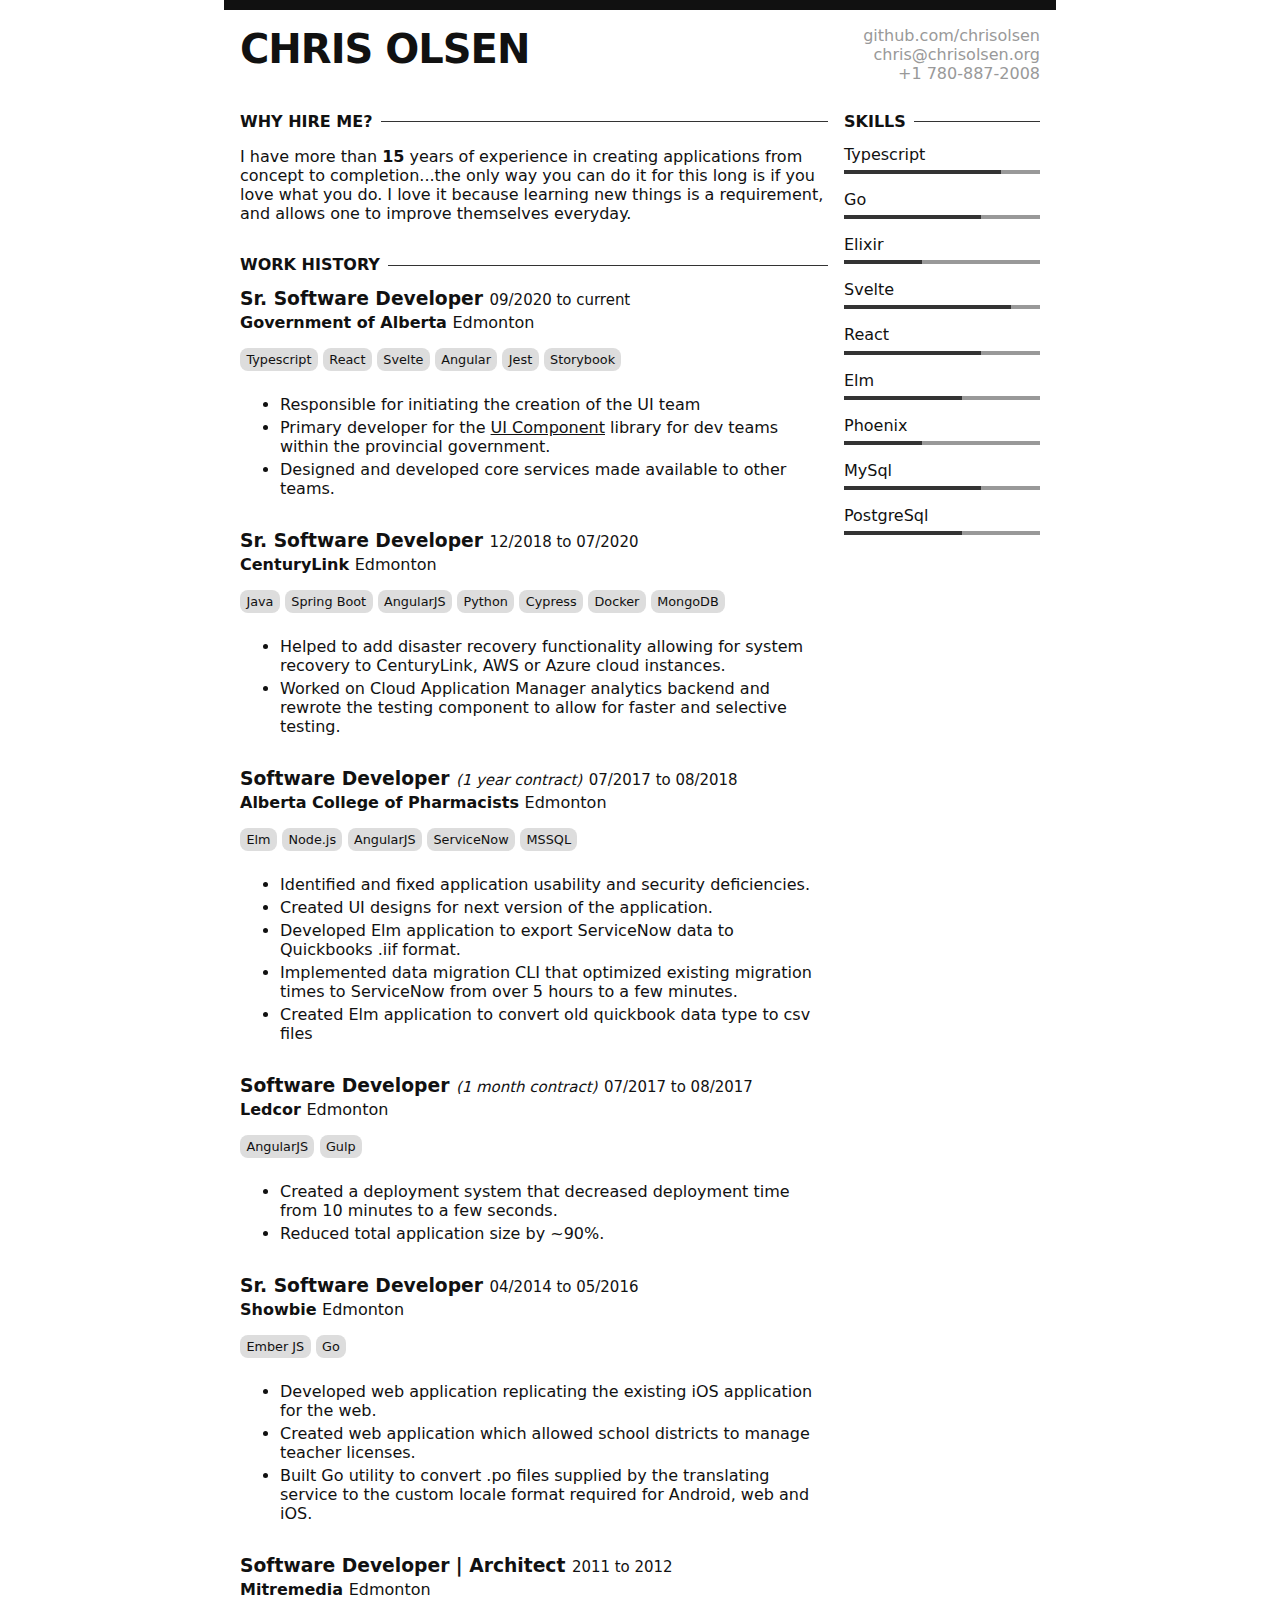
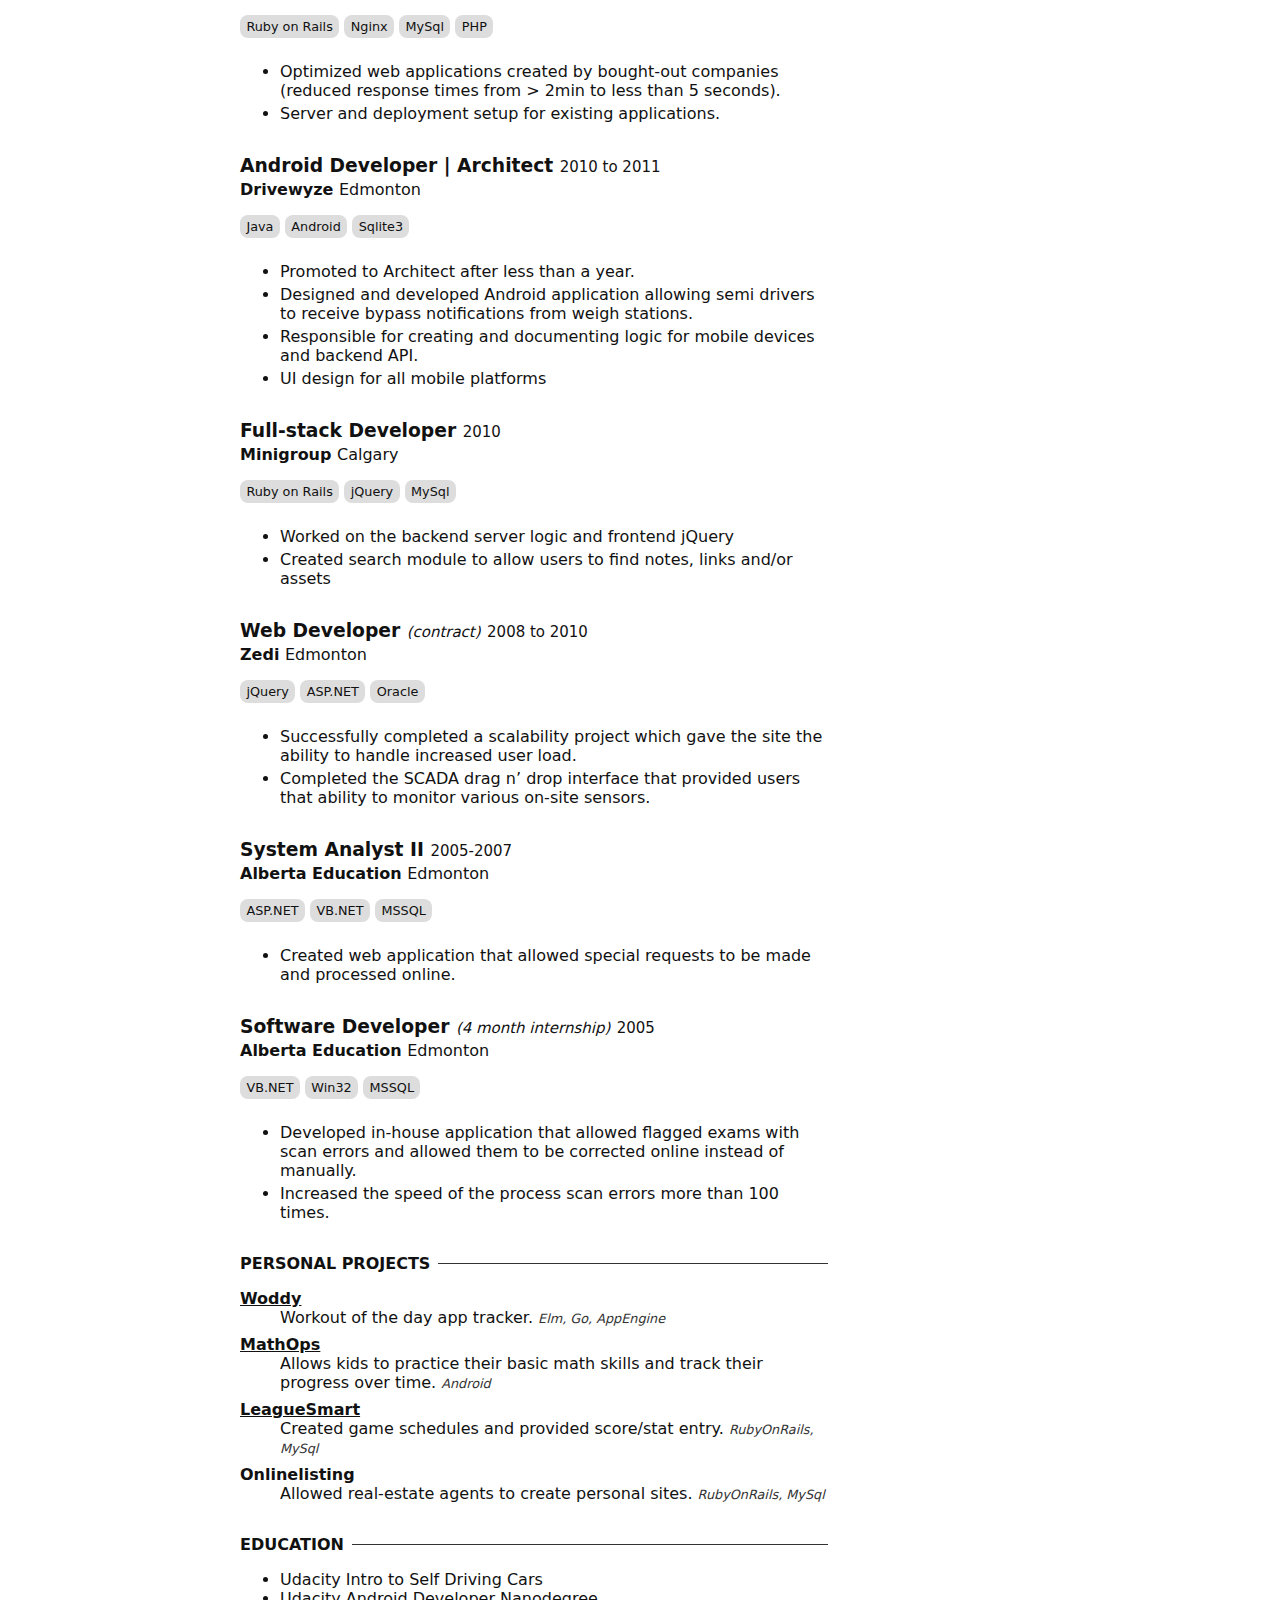
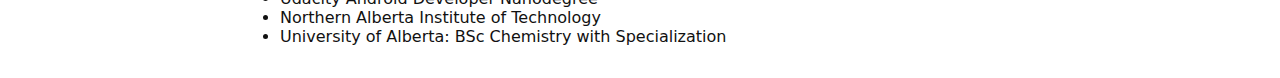
<file: index.html>
<!DOCTYPE html>
<html lang="en">

<head>
  <meta charset="UTF-8">
  <meta http-equiv="X-UA-Compatible" content="IE=edge">
  <meta name="viewport" content="width=device-width, initial-scale=1.0">
  <link rel="stylesheet" href="style.css">
  <title>Chris Olsen - CV</title>

  <meta property="og:title" content="Chris Olsen - CV" />
  <meta property="og:url" content="https://chrisolsen.github.io" />
  <meta property="og:image" content="https://avatars.githubusercontent.com/u/41582" />
  <meta property="og:type" content="website" />
  <meta property="og:description" content="More than 15 years of experience in creating applications from concept to completion...the only way you can do it for this long is if you love what you do." />
</head>

<body>
  <header id="my-info">
    <h1>Chris Olsen</h1>
    <address>
      <a href="https://github.com/chrisolsen">github.com/chrisolsen</a>
      <a href="mailto:chris@chrisolsen.org">chris@chrisolsen.org</a>
      <a href="tel:+1780-887-2008">+1 780-887-2008</a>
    </address>
  </header>

  <main>
    <section id="summary">
      <h2>Why hire me?</h2>
      <p>
        I have more than <b>15</b> years of experience in creating applications from concept to completion...the only way
        you can do it for this long is if you love what you do. I love it because learning new things is a requirement,
        and allows one to improve themselves everyday.
      </p>
    </section>

    <section id="work-history">
      <h2>Work History</h2>

      <section class="job">
        <header>
          <h3>Sr. Software Developer <span class="date">09/2020 to current</span></h3>
          <h4>Government of Alberta <span class="location">Edmonton</span></h4>
        </header>
        <ul class="tools">
          <li>Typescript</li>
          <li>React</li>
          <li>Svelte</li>
          <li>Angular</li>
          <li>Jest</li>
          <li>Storybook</li>
        </ul>
        <ul class="details">
          <li>Responsible for initiating the creation of the UI team</li>
          <li>Primary developer for the <a href="https://ui-components.alberta.ca/">UI Component</a> library for dev teams within the provincial government.</li>
          <li>Designed and developed core services made available to other teams.</li>
        </ul>
      </section>

      <section class="job">
        <header>
          <h3>Sr. Software Developer <span class="date">12/2018 to 07/2020</span></h3>
          <h4>CenturyLink <span class="location">Edmonton</span></h4>
        </header>
        <ul class="tools">
          <li>Java</li>
          <li>Spring Boot</li>
          <li>AngularJS</li>
          <li>Python</li>
          <li>Cypress</li>
          <li>Docker</li>
          <li>MongoDB</li>
        </ul>
        <ul class="details">
          <li>Helped to add disaster recovery functionality allowing for system recovery to CenturyLink, AWS or Azure cloud instances.</li>
          <li>Worked on Cloud Application Manager analytics backend and rewrote the testing component to allow for faster and selective testing.</li>
        </ul>
      </section>

      <section class="job">
        <header>
          <h3>Software Developer <em>(1 year contract)</em> <span class="date">07/2017 to 08/2018</span></h3>
          <h4>Alberta College of Pharmacists <span class="location">Edmonton</span></h4>
        </header>
        <ul class="tools">
          <li>Elm</li>
          <li>Node.js</li>
          <li>AngularJS</li>
          <li>ServiceNow</li>
          <li>MSSQL</li>
        </ul>
        <ul class="details">
          <li>Identified and fixed application usability and security deficiencies.</li>
          <li>Created UI designs for next version of the application.</li>
          <li>Developed Elm application to export ServiceNow data to Quickbooks .iif format.</li>
          <li>Implemented data migration CLI that optimized existing migration times to ServiceNow from over 5 hours to a few minutes.</li>
          <li>Created Elm application to convert old quickbook data type to csv files</li>
        </ul>
      </section>

      <section class="job">
        <header>
          <h3>Software Developer <em>(1 month contract)</em> <span class="date">07/2017 to 08/2017</span></h3>
          <h4>Ledcor <span class="location">Edmonton</span></h4>
        </header>
        <ul class="tools">
          <li>AngularJS</li>
          <li>Gulp</li>
        </ul>
        <ul class="details">
          <li>Created a deployment system that decreased deployment time from 10 minutes to a few seconds.</li>
          <li>Reduced total application size by ~90%.</li>
        </ul>
      </section>

      <section class="job">
        <header>
          <h3>Sr. Software Developer <span class="date">04/2014 to 05/2016</span></h3>
          <h4>Showbie <span class="location">Edmonton</span></h4>
        </header>
        <ul class="tools">
          <li>Ember JS</li>
          <li>Go</li>
        </ul>
        <ul class="details">
          <li>Developed web application replicating the existing iOS application for the web.</li>
          <li>Created web application which allowed school districts to manage teacher licenses.</li>
          <li>Built Go utility to convert .po files supplied by the translating service to the custom locale format required for Android, web and iOS.        </ul></li>
      </section>

      <section class="job">
        <header>
          <h3>Software Developer | Architect <span class="date">2011 to 2012</span></h3>
          <h4>Mitremedia <span class="location">Edmonton</span></h4>
        </header>
        <ul class="tools">
          <li>Ruby on Rails</li>
          <li>Nginx</li>
          <li>MySql</li>
          <li>PHP</li>
        </ul>
        <ul class="details">
          <li>Optimized web applications created by bought-out companies (reduced response times from > 2min to less than 5 seconds).</li>
          <li>Server and deployment setup for existing applications.</li>
        </ul>
      </section>

      <section class="job">
        <header>
          <h3>Android Developer | Architect <span class="date">2010 to 2011</span></h3>
          <h4>Drivewyze <span class="location">Edmonton</span></h4>
        </header>
        <ul class="tools">
          <li>Java</li>
          <li>Android</li>
          <li>Sqlite3</li>
        </ul>
        <ul class="details">
          <li>Promoted to Architect after less than a year.</li>
          <li>Designed and developed Android application allowing semi drivers to receive bypass notifications from weigh stations.</li>
          <li>Responsible for creating and documenting logic for mobile devices and backend API.</li>
          <li>UI design for all mobile platforms</li>
        </ul>
      </section>

      <section class="job">
        <header>
          <h3>Full-stack Developer <span class="date">2010</span></h3>
          <h4>Minigroup <span class="location">Calgary</span></h4>
        </header>
        <ul class="tools">
          <li>Ruby on Rails</li>
          <li>jQuery</li>
          <li>MySql</li>
        </ul>
        <ul class="details">
          <li>Worked on the backend server logic and frontend jQuery</li>
          <li>Created search module to allow users to find notes, links and/or assets</li>
        </ul>
      </section>

      <section class="job">
        <header>
          <h3>Web Developer <em>(contract)</em> <span class="date">2008 to 2010</span></h3>
          <h4>Zedi <span class="location">Edmonton</span></h4>
        </header>
        <ul class="tools">
          <li>jQuery</li>
          <li>ASP.NET</li>
          <li>Oracle</li>
        </ul>
        <ul class="details">
          <li>Successfully completed a scalability project which gave the site the ability to handle increased user load.</li>
          <li>Completed the SCADA drag n’ drop interface that provided users that ability to monitor various on-site sensors.</li>
        </ul>
      </section>

      <section class="job">
        <header>
          <h3>System Analyst II <span class="date">2005-2007</span></h3>
          <h4>Alberta Education <span class="location">Edmonton</span></h4>
        </header>
        <ul class="tools">
          <li>ASP.NET</li>
          <li>VB.NET</li>
          <li>MSSQL</li>
        </ul>
        <ul class="details">
          <li>Created web application that allowed special requests to be made and processed online.</li>
        </ul>
      </section>

      <section class="job">
        <header>
          <h3>Software Developer <em>(4 month internship)</em> <span class="date">2005</span></h3>
          <h4>Alberta Education <span class="location">Edmonton</span></h4>
        </header>
        <ul class="tools">
          <li>VB.NET</li>
          <li>Win32</li>
          <li>MSSQL</li>
        </ul>
        <ul class="details">
          <li>Developed in-house application that allowed flagged exams with scan errors and allowed them to be corrected online instead of manually.</li>
          <li>Increased the speed of the process scan errors more than 100 times.</li>
        </ul>
      </section>
    </section>

    <section id="projects">
      <h2>Personal Projects</h2>
      <dl>
        <dt><a href="https://web.archive.org/web/20141217093507/http://woddy.com/">Woddy</a></dt>
        <dd>Workout of the day app tracker. <em>Elm, Go, AppEngine</em></dd>
        <dt><a href="https://apkgk.com/org.chrisolsen.mathops">MathOps</a></dt>
        <dd>Allows kids to practice their basic math skills and track their progress over time. <em>Android</em></dd>
        <dt><a href="https://web.archive.org/web/20150909011828/http://leaguesmart.com/">LeagueSmart</a></dt>
        <dd>Created game schedules and provided score/stat entry. <em>RubyOnRails, MySql</em></dd>
        <dt>Onlinelisting</dt>
        <dd>Allowed real-estate agents to create personal sites. <em>RubyOnRails, MySql</em></dd>
      </dl>
    </section>

    <section id="education">
      <h2>Education</h2>
      <ul>
        <li>Udacity Intro to Self Driving Cars</li>
        <li>Udacity Android Developer Nanodegree</li>
        <li>Northern Alberta Institute of Technology</li>
        <li>University of Alberta: BSc Chemistry with Specialization</li>
      </ul>
    </section>
  </main>

  <aside>
    <section id="skills">
      <h2>Skills</h2>
      <dl>
        <dt>Typescript</dt>
        <dd><progress value="80" max="100" /></dd>
        <dt>Go</dt>
        <dd><progress value="70" max="100" /></dd>
        <dt>Elixir</dt>
        <dd><progress value="40" max="100" /></dd>
        <dt>Svelte</dt>
        <dd><progress value="85" max="100" /></dd>
        <dt>React</dt>
        <dd><progress value="70" max="100" /></dd>
        <dt>Elm</dt>
        <dd><progress value="60" max="100" /></dd>
        <dt>Phoenix</dt>
        <dd><progress value="40" max="100" /></dd>
        <dt>MySql</dt>
        <dd><progress value="70" max="100" /></dd>
        <dt>PostgreSql</dt>
        <dd><progress value="60" max="100" /></dd>
      </dl>
    </section>
  </aside>
</body>

</html>
</file>
<file: style.css>
html, body {
  font-family: system-ui, sans-serif;
  font-size: 16px;
}

body {
  --color-background: #fff;
  --color-text: #111;
  --color-gray-1: #333;
  --color-gray-2: #999;
  --color-gray-3: #eee;
}

@media (prefers-color-scheme: dark) {
  body {
    --color-background: #111;
    --color-text: #eee;
    --color-gray-1: #eee;
    --color-gray-2: #999;
    --color-gray-3: #333;
  }
}

body {
  background: var(--color-background);
  color: var(--color-text);
  margin: 0;
  border-top: 10px solid var(--color-text);
  max-width: 800px;
  margin: auto;
  padding: 0 1rem 1rem;
  
  display: grid;
  column-gap: 1rem;
  grid-template-columns: minmax(40ch, 3fr) 1fr;
  grid-template-rows: auto;
  grid-template-areas:
    "header header"
    "main sidebar"
    "footer footer";
}

main {
  grid-area: main;
}

aside {
  grid-area: sidebar;
}

#my-info {
  grid-area: header;
  padding: 1rem 0;
  display: flex;
  justify-content: space-between;
}

a {
  color: var(--color-text);
}

#my-info address {
  text-align: right;
}

#my-info address a {
  display: block;
  text-decoration: none;
  font-style: normal;
  color: var(--color-gray-2);
}

h1 {
  font-size: 2.5rem;
  text-transform: uppercase;
  letter-spacing: -1px;
  margin: 0;
}

h2 {
  display: flex;
  justify-content: flex-start;
  gap: 0.5rem;
  align-items: center;
  white-space: nowrap;
  line-height: 1.2rem;
  font-size: 1rem;
  text-transform: uppercase;
}
em {
  font-weight: 400;
  font-size: 0.8em;
}
h2::after {
  content: "";
  flex: 1;
  height: 1px;
  background: var(--color-gray-1);
}

section#summary, section#projects {
  margin-bottom: 2rem;
}

/** Job **/
section.job {
  margin-bottom: 2rem;
}

section.job :is(h3, h4) {
  margin: 0.25rem 0;
}
section.job .date {
  font-weight: 400;
  font-size: 0.8em;
}
section.job .location {
  font-weight: 400;
}
section.job .location::before {
  content: "- ;
}
section.job .details li {
  margin-bottom: 0.25rem;  
}

section.job ul {
  margin: 0;
}

section.job p {
  margin-top: 0.5rem;
}

section.job .tools {
  padding: 0;
  margin: 1rem 0;
  color: #111;
}

section.job .tools li {
  list-style-type: none;
  display: inline-block;
  background: #ddd;
  padding: 0.25rem 0.4rem;
  margin-bottom: 0.5rem;
  border-radius: 8px;
  font-size: 0.8em;
}

/* skills */

section#skills :where(dl, dt, dd) {
  padding: 0;
  margin: 0;
}

section#skills dd {
  margin-bottom: 1rem;
}

section#skills dd {
  line-height: 4px;
}

section#skills progress {
  -webkit-appearance: none;
  -moz-appearance: none;
  appearance: none;
  height: 4px;
  width: 100%;
  background: var(--color-gray-3);
  -webkit-background: var(--color-gray-3);
  border: none;
}

/* projects */

section#projects dt {
  font-weight: bold;
}
section#projects dd {
  margin-bottom: 0.5rem;
}
section#projects em {
  color: var(--color-gray-1);
}

/* progress bar */

::-webkit-progress-bar {
  background-color: var(--color-gray-2);
}

section#skills progress::-moz-progress-bar {
  background: var(--color-gray-1);
}
section#skills progress::-webkit-progress-value {
  background: var(--color-gray-1);
}

@media (max-width: 639px) {
  body {
    display: block;
  }

  h1 {
    font-size: 1.5rem;
  }
}

@media print {
  body {
    display: block;
  }
  section#skills :where(dd, progress) {
    display: none;
  }
  section#skills dt {
    display: inline;
  }
  section.job, section#skills, section#education, section#projects {
    break-inside: avoid;
  }
}
</file>
